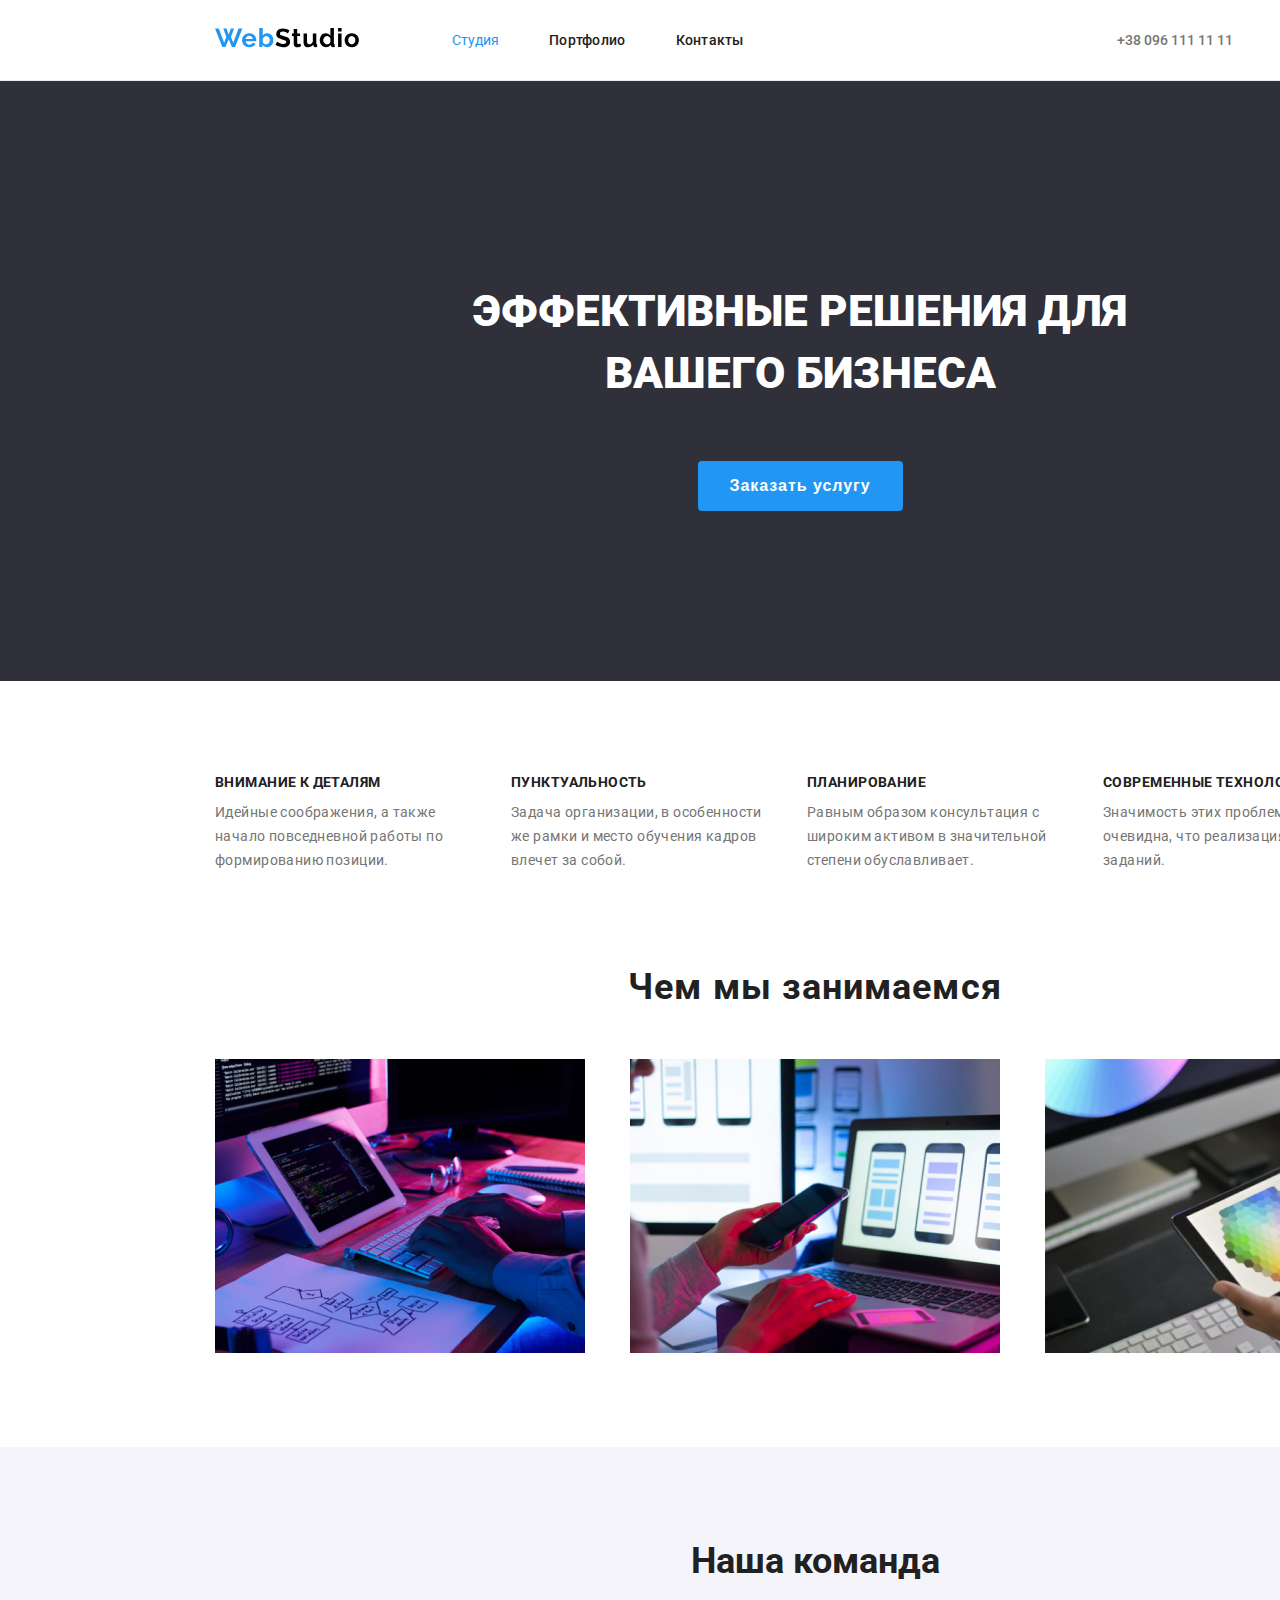
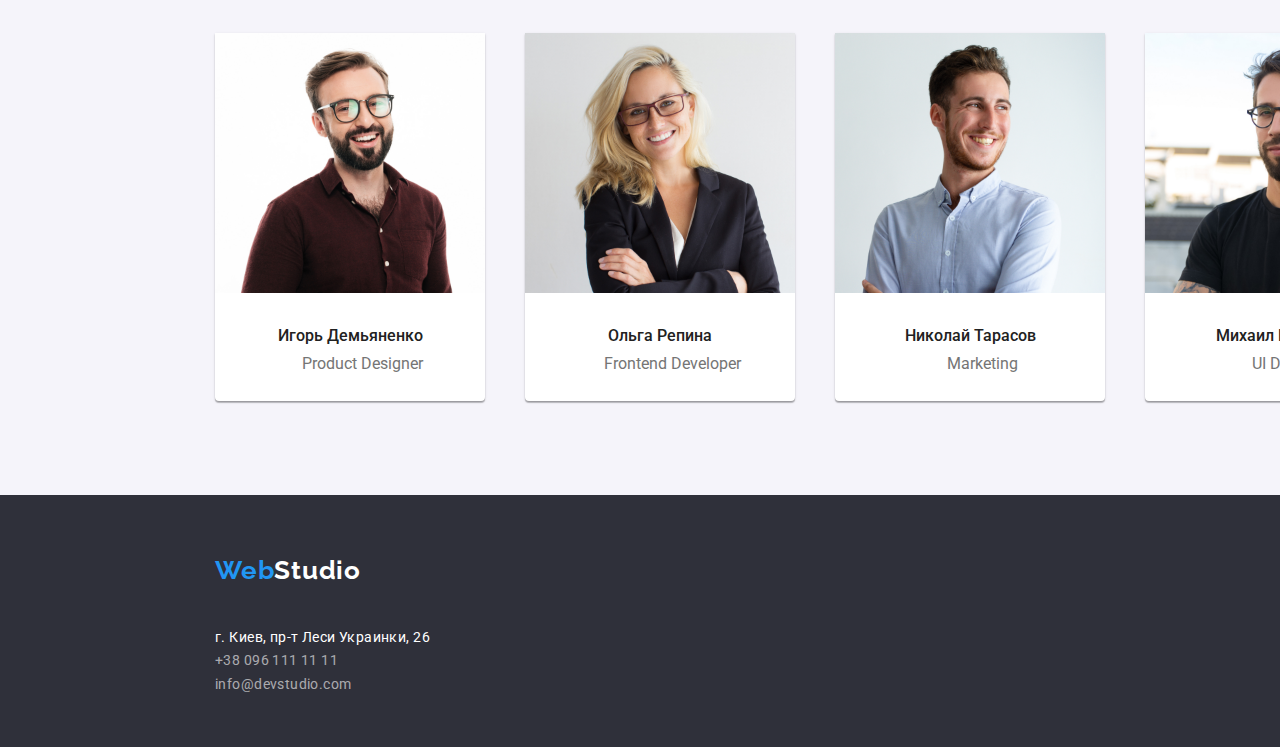
<file: index.html>
<!DOCTYPE html>
<html lang="ru">
<head>
    <meta charset="UTF-8">
    <meta name="viewport" content="width=device-width, initial-scale=1.0">
    <link rel="preconnect" href="https://fonts.gstatic.com">
    <link href="https://fonts.googleapis.com/css2?family=Raleway:wght@700&family=Roboto:wght@400;500;700;900&display=swap"
        rel="stylesheet">
    <link rel="stylesheet" href="https://cdnjs.cloudflare.com/ajax/libs/modern-normalize/1.0.0/modern-normalize.min.css"
        integrity="sha512-ISS7cAi1PEhQ8jnbJpJZMd29NlhNj4AWYyLOSp2CE/CsHxTCu+r+t0D2yoJudVrd0/8fTVPUVDzY5Tvli75u/g=="
        crossorigin="anonymous" />
    <link rel="stylesheet" href="./css/styles.css">
    <title>Студия</title>
</head>
<body>
    <!-- Header -->
    <header class="header-border">
    <div class="container">     
    <nav class="main-nav">               
        <a href="./index.html"><img src="./images/WebStudio.svg" alt="Logo"></a>
        <ul class="main-nav nav-list">
            <li class="item"><a class="current-page" href="./index.html">Студия</a></li>
            <li class="item"><a class="nav-link" href="./portfolio.html">Портфолио</a></li>
            <li class="item"><a class="nav-link" href="#">Контакты</a></li>
        </ul>
        <div class="contacts">
            <a class="contacts-telephone item" href="tel:+380961111111">+38 096 111 11 11</a>
            <a class="contacts-email item" href="mailto:info@devstudio.com">info@devstudio.com</a>
        </div>
    </nav>
    </div>
    </header>
    
    <main>
        <!-- Блок-герой -->
    <section class="hero">
        <h1 class="hero-main-text">Эффективные решения для вашего бизнеса</h1>
       <input class="hero-button" type="button" value="Заказать услугу">
    </section>
    <!-- Особенности -->
    <section class="section features">
        <div class="container">
        <h2>Особенности</h2>
      <ul class="features-list">
        <li class="item">
            <h3>Внимание к деталям</h3>
            <p>Идейные соображения, а также начало повседневной работы по формированию позиции.</p>
        </li>
        <li class="item">
            <h3>Пунктуальность</h3>
            <p>Задача организации, в особенности же рамки и место обучения кадров влечет за собой.</p>
        </li>
        <li class="item">
            <h3>Планирование</h3>
            <p>Равным образом консультация с широким активом в значительной степени обуславливает.</p>
        </li>
        <li class="item">
            <h3>Современные технологии</h3>
            <p>Значимость этих проблем настолько очевидна, что реализация плановых заданий.</p>
        </li>
      </ul>
    </div>
    </section>
    
    <!-- Чем мы занимаемся -->
    <section class="section work-directions">
        <div class="container">
        <h2>Чем мы занимаемся</h2>
        <div class="images">
            <img src="./images/box-1.png" alt="Software engineer at work" width="370">
            <img src="./images/box-2.png" alt="Mobile developer at work" width="370">
            <img src="./images/box-3.png" alt="UI/UX designer at work" width="370">
        </div>
        </div>
    </section>

    <!-- Наша команда -->
    <section class="section our-team">
        <div class="container">
        <h2>Наша команда</h2>
        <div class="team-members">
        <ul class="team-members-list">
            <li class="team-members-card">
                <img src="./images/team-member1.jpg" alt="Игорь Демьяненко" width="270">
                <h3>Игорь Демьяненко</h3>
                <p>Product Designer</p>
            </li>
            <li class="team-members-card">
                <img src="./images/team-member2.jpg" alt="Ольга Репина" width="270">
                <h3>Ольга Репина</h3>
                <p>Frontend Developer</p>
            </li>
            <li class="team-members-card">
                <img src="./images/team-member3.jpg" alt="Николай Тарасов" width="270">
                <h3>Николай Тарасов</h3>
                <p>Marketing</p>
            </li>
            <li class="team-members-card">
                <img src="./images/team-member4.jpg" alt="Михаил Ермаков" width="270">
                <h3>Михаил Ермаков</h3>
                <p>UI Designer</p>
            </li>
        </ul>
        </div>
        </div>
    </section>
   </main>

   <!-- Footer -->
    <footer class="footer">
        <address>
            <div class="container">
            <div class="logo"><a class="logo-web" href="./index.html">Web<span class="logo-studio">Studio</span></a></div>
            <ul class="footer-contacts">
                <li class="address"><a href="#">г. Киев, пр-т Леси Украинки, 26</a></li>
                <li class="contacts-telephone"><a href="tel:+380961111111">+38 096 111 11 11</a></li>
                <li class="contacts-email"><a href="mailto:info@devstudio.com">info@devstudio.com</a></li>             
            </ul>
        </div>
        </address>
    </footer>
</body>
</html>
</file>
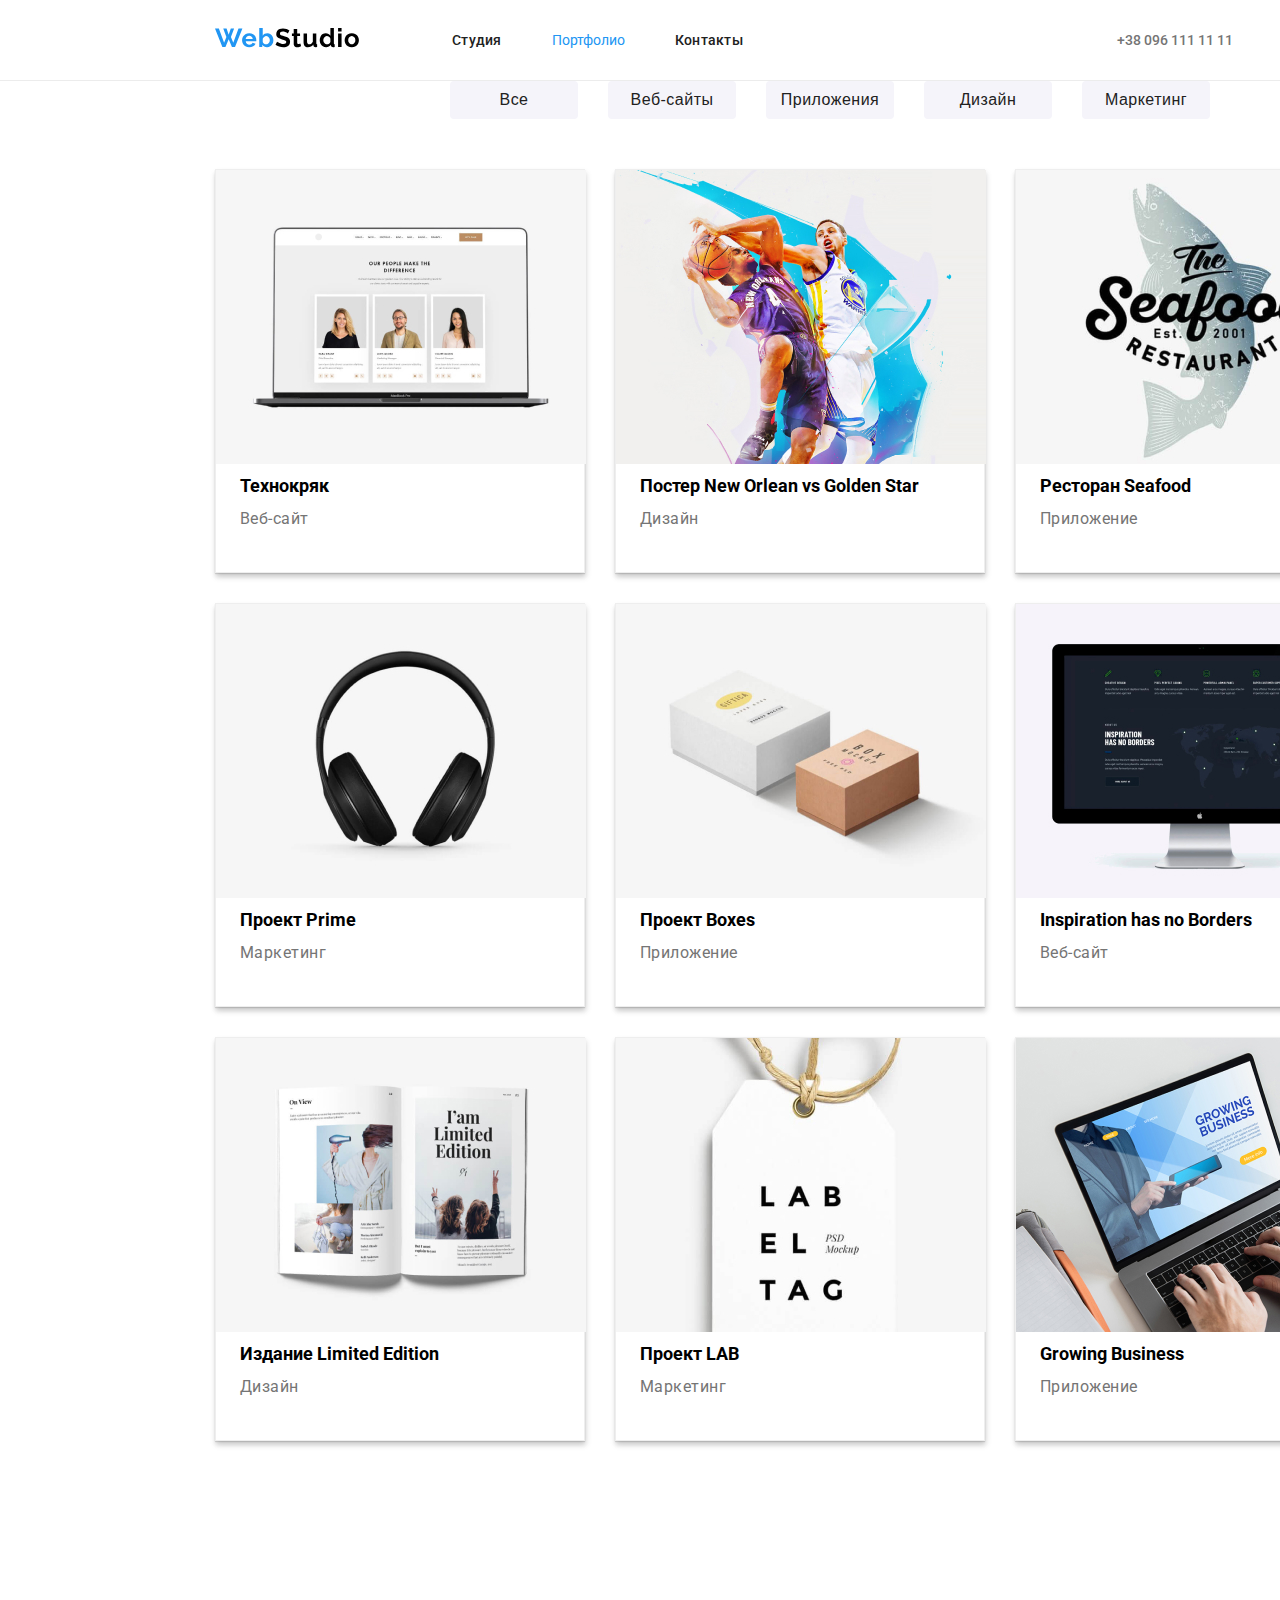
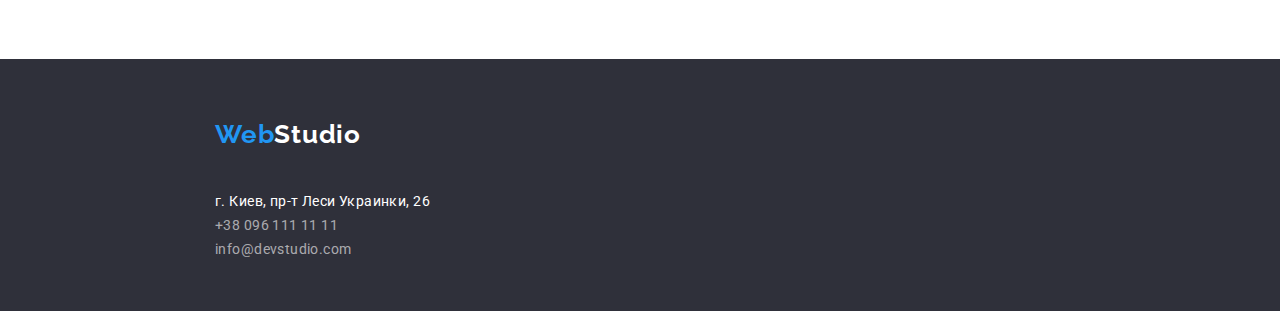
<file: portfolio.html>
<!DOCTYPE html>
<html lang="ru">
<head>
    <meta charset="UTF-8">
    <meta name="viewport" content="width=device-width, initial-scale=1.0">
    <link rel="preconnect" href="https://fonts.gstatic.com">
    <link href="https://fonts.googleapis.com/css2?family=Raleway:wght@700&family=Roboto:wght@400;500;700;900&display=swap"
        rel="stylesheet">
    <link rel="stylesheet" href="https://cdnjs.cloudflare.com/ajax/libs/modern-normalize/1.0.0/modern-normalize.min.css"
            integrity="sha512-ISS7cAi1PEhQ8jnbJpJZMd29NlhNj4AWYyLOSp2CE/CsHxTCu+r+t0D2yoJudVrd0/8fTVPUVDzY5Tvli75u/g=="
            crossorigin="anonymous" />
    <link rel="stylesheet" href="./css/styles.css">
    <title>Портфолио</title>
</head>
<body>
    <!-- Header -->
    <header class="header-border">
        <div class="container">
            <nav class="main-nav">
                <a href="./index.html"><img src="./images/WebStudio.svg" alt="Logo"></a>
                <ul class="main-nav nav-list">
                    <li class="item"><a class="nav-link" href="./index.html">Студия</a></li>
                    <li class="item"><a class="current-page" href="./portfolio.html">Портфолио</a></li>
                    <li class="item"><a class="nav-link" href="#">Контакты</a></li>
                </ul>
                <div class="contacts">
                    <a class="contacts-telephone item" href="tel:+380961111111">+38 096 111 11 11</a>
                    <a class="contacts-email item" href="mailto:info@devstudio.com">info@devstudio.com</a>
                </div>
            </nav>
        </div>
    </header>
<main> 
<section class="portfolio-cards">
    <div class="container">
        <div class="buttons-list">
    <h1 class="portfolio-works">Ссылки на работы</h1>
    <ul class="buttons-links">
        <li><button class="item" type="button">Все</button></li>
        <li><button class="item" type="button">Веб-сайты</button></li>
        <li><button class="item" type="button">Приложения</button></li>
        <li><button class="item" type="button">Дизайн</button></li>
        <li><button class="item" type="button">Маркетинг</button></li>
    </ul>
        </div>

        <!-- Карточки -->
    <ul class="demo-cards">
        <li class="item">
            <a href="">
                <img src="./images/portfolio-site.jpg" alt="web-site">
                <h2 class="title">Технокряк</h2>
                <p>Веб-сайт</p></a>   
        </li>
        <li class="item">
            <a href="">
                <img src="./images/portfolio-design.jpg" alt="design">
                <h2 class="title">Постер New Orlean vs Golden Star</h2>
                <p>Дизайн</p></a>
        </li>
        <li class="item">
            <a href="">
                <img src="./images/portfolio-app.jpg" alt="application for restaurant">
                <h2 class="title">Ресторан Seafood</h2>
                <p>Приложение</p></a>
        </li>
        <li class="item">
            <a href="">
                <img src="./images/portfolio-marketing.jpg" alt="earphones">
                <h2 class="title">Проект Prime</h2>
                <p>Маркетинг</p></a>
        <li class="item">
            <a href="">
                <img src="./images/portfolio-app-boxes.jpg" alt="boxes">
                <h2 class="title">Проект Boxes</h2>
                <p>Приложение</p></a>
        </li>
        <li class="item">
            <a href="">
                <img src="./images/portfolio-site-inspiration.jpg" alt="monitor">
                <h2 class="title">Inspiration has no Borders</h2>
                <p>Веб-сайт</p></a>
        </li>
        <li class="item">
            <a href="">
                <img src="./images/portfolio-design-lmt-edition.jpg" alt="book">
                <h2 class="title">Издание Limited Edition</h2>
                <p>Дизайн</p></a>
        </li>
        <li class="item">
            <a href="">
                <img src="./images/portfolio-marketing-lab.jpg" alt="label tag">
                <h2 class="title">Проект LAB</h2>
                <p>Маркетинг</p></a>
        </li>
        <li class="item">
            <a href="">
                <img src="./images/portfolio-app-business.jpg" alt="notebook with app">
                <h2 class="title">Growing Business</h2>
                <p>Приложение</p></a>
        </li>
    </ul>
    </div>
</section>
</main>

<!-- Footer -->
<footer class="footer">
    <address>
        <div class="container">
        <div class="logo"><a class="logo-web" href="./index.html">Web<span class="logo-studio">Studio</span></a></div>
        <ul class="footer-contacts">
            <li class="address"><a href="#">г. Киев, пр-т Леси Украинки, 26</a></li>
            <li class="contacts-telephone"><a href="tel:+380961111111">+38 096 111 11 11</a></li>
            <li class="contacts-email"><a href="mailto:info@devstudio.com">info@devstudio.com</a></li>             
        </ul>
    </div>
    </address>
</footer>
</body>
</html>
</file>
<file: css/styles.css>
* {
  margin: 0;
  padding: 0;
}

:root {
  /* основной цвет текста */
  --primary-text-color: rgba(33, 33, 33, 1);
  --secondary-text-color: rgba(117, 117, 117, 1);
  --accent-color: #2196f3;
  --white-color: #ffffff;
  --light-grey-color: rgba(255, 255, 255, 0.6);
  --dark-background-color: #2f303a;
  --light-background-color: #f5f4fa;
  --border-light-color: #eeeeee;
  --header-border-color: #ececec;
}

html {
  box-sizing: border-box;
}

body {
  font-family: 'Roboto', sans-serif;
}

ul {
  list-style: none;
}

a {
  text-decoration: none;
  color: inherit;
}

/* Header */

.container {
  width: 1200px;
  padding-left: 15px;
  padding-right: 15px;
  margin-left: 200px;
}

.section {
  padding-bottom: 94px;
}

.header-border {
  width: 1600px;
  border-bottom: 1px solid var(--header-border-color);
}

.main-nav {
  display: flex;
  align-items: center;
}

.main-nav .item {
  margin-right: 50px;
}

.main-nav .item:first-child {
  margin-left: 93px;
}

.main-nav .item:last-child {
  margin-right: 0px;
}

.logo {
  width: 145px;
  height: 31px;
}

.main-nav .nav-link {
  display: block;
  padding-top: 32px;
  padding-bottom: 32px;

  color: var(--primary-text-color);
  font-weight: 500;
  font-size: 14px;
  letter-spacing: 0.02em;
}

.main-nav .nav-link:hover,
.main-nav .nav-link:focus,
.main-nav .nav-link:active {
  color: var(--accent-color);
}

.contacts {
  color: var(--secondary-text-color);
  font-weight: 500;
  font-size: 14px;
  display: flex;
  margin-left: auto;
}

.contacts .item {
  display: flex;
  margin-right: 50px;
}

.contacts .item:last-child {
  margin: 0px;
}

.contacts:hover {
  color: var(--accent-color);
  font-weight: 500;
}

.current-page {
  color: var(--accent-color);
  font-weight: 400;
  font-size: 14px;
  display: block;
  padding-top: 32px;
  padding-bottom: 32px;
}

/* Блок-герой */
.hero {
  background-color: var(--dark-background-color);
  text-align: center;
  height: 600px;
  min-width: 1600px;
}

.hero-main-text {
  display: inline-block;
  margin-bottom: 30px;
  padding-top: 200px;
  width: 696px;
  height: 120px;
  color: var(--white-color);
  text-transform: uppercase;
  font-weight: 900;
  font-size: 44px;
  line-height: 1.4;
}

.hero-button {
  display: block;
  align-items: center;
  margin-top: 30px;
  margin-left: auto;
  margin-right: auto;
  font-weight: 700;
  font-size: 16px;
  line-height: 1.87;
  letter-spacing: 0.06em;
  border: none;
  border-radius: 4px;
  min-width: 200px;
  height: 50px;
  background-color: var(--accent-color);
  color: var(--white-color);
  box-shadow: rgba(0, 0, 0, 0.15);
  padding: 10px 32px;
}

/* Особенности */
.features-list {
  margin-top: 94px;
  display: flex;
  justify-content: space-between;
}

.features-list .item:not(:last-child) {
  margin-right: 30px;
  max-width: 266px;
  max-height: 101px;
}

.features h2 {
  display: none;
}

.features-list h3 {
  font-weight: 700;
  font-size: 14px;
  line-height: 1.14;
  letter-spacing: 0.03em;
  text-transform: uppercase;
  color: var(--primary-text-color);
  margin-bottom: 10px;
}

.features-list p {
  font-weight: 400;
  font-size: 14px;
  line-height: 1.71;
  letter-spacing: 0.03em;
  color: var(--secondary-text-color);
  box-sizing: border-box;
  padding: 0px;
}

/* Чем мы занимаемся */
.work-directions h2 {
  font-weight: 700;
  font-size: 36px;
  line-height: 1.16;
  text-align: center;
  letter-spacing: 0.03em;
  color: var(--primary-text-color);
  margin-bottom: 50px;
  padding-top: 0px;
}

.work-directions .images {
  display: flex;
  justify-content: space-between;
  margin-right: 30px;
}

.work-directions .images:last-child {
  margin-right: 0px;
}

/* Наша команда */
.our-team {
  background: var(--light-background-color);
  padding-top: 94px;
  width: 1600px;
  
}

.our-team h2 {
  margin-left: auto;
  margin-right: auto;
  margin-bottom: 50px;
  width: 264px;
  height: 42px;
  font-weight: 700;
  font-size: 36px;
  line-height: 1.16;
  text-align: center;
  color: var(--primary-text-color);
}

.team-members-list {
  display: flex;
  justify-content: space-between;
}
.team-members h3 {
  font-weight: 500;
  font-size: 16px;
  line-height: 1.18;
  color: var(--primary-text-color);
  margin-top: 30px;
  margin-bottom: 10px;
}
.team-members p {
  font-weight: 400;
  font-size: 16px;
  line-height: 1.18;
  color: var(--secondary-text-color);
}
.team-members-card {
  width: 270px;
  height: 368px;
  border: transparent;
  box-shadow: 0px 1px 3px rgba(0, 0, 0, 0.12), 0px 1px 1px rgba(0, 0, 0, 0.14),
    0px 2px 1px rgba(0, 0, 0, 0.2);
  border-radius: 0px 0px 4px 4px;
  text-align: center;
  background-color: var(--white-color);
}

/* Footer */
.footer {
  background: var(--dark-background-color);
  height: 252px;
  min-width: 1600px;
}

.logo {
  display: block;
  padding-top: 60px;
  margin-bottom: 20px;
}
.logo-web {
  font-family: 'Raleway', sans-serif;
  font-style: normal;
  font-weight: 700;
  font-size: 26px;
  line-height: 1.19;
  letter-spacing: 0.03em;
  color: var(--accent-color);
}
.logo-studio {
  font-family: 'Raleway', sans-serif;
  font-style: normal;
  font-weight: 700;
  font-size: 26px;
  line-height: 31px;
  letter-spacing: 0.03em;
  color: var(--white-color);
}
.footer .address {
  font-style: normal;
  font-weight: 400;
  font-size: 14px;
  line-height: 1.7;
  letter-spacing: 0.03em;
  color: var(--white-color);
}
.footer-contacts {
  display: block;
  padding-top: 20px;
  font-style: normal;
  font-weight: 400;
  font-size: 14px;
  line-height: 1.7;
  letter-spacing: 0.03em;
  color: var(--light-grey-color);
}

/* Portfolio page */

/* Карточки с работами */
.portfolio-works {
  display: none;
}

.buttons-list {
  display: flex;
  flex-direction: row;
  justify-content: center;
}

.buttons-links {
  display: flex;
  flex-direction: row;
  justify-content: center;
}

.buttons-list .item {
  margin-bottom: 50px;
  margin-left: 30px;
  width: 128px;
  height: 38px;
  left: 576px;
  top: 174px;
  background: var(--light-background-color);
  border-radius: 4px;
  border-style: none;
  font-weight: 500;
  font-size: 16px;
  line-height: 26px;
  text-align: center;
  letter-spacing: 0.03em;
  color: var(--primary-text-color);
}

.buttons-list .item:hover,
.buttons-list .item:focus {
  background-color: var(--accent-color);
  color: var(--white-color);
}

/* Карточки */
.demo-cards {
  display: flex;
  flex-wrap: wrap;
}

.demo-cards .item {
  margin-right: 30px;
  margin-bottom: 30px;
  width: 370px;
  height: 404px;
  background: var(--white-color);
  border: 1px solid var(--border-light-color);
  box-sizing: border-box;
  box-shadow: 0px 1px 1px rgba(0, 0, 0, 0.12), 0px 4px 4px rgba(0, 0, 0, 0.06),
    1px 4px 6px rgba(0, 0, 0, 0.16);
}

.demo-cards .item:nth-child(3n) {
  margin-right: 0px;
}

.demo-cards .item:nth-last-child(-n + 3) .demo-cards h2 {
  font-weight: 700;
  font-size: 18px;
  line-height: 2;
  letter-spacing: 0.06em;
  color: var(--primary-text-color);
}
.demo-cards p {
  font-weight: 400;
  font-size: 16px;
  line-height: 1.87;
  letter-spacing: 0.03em;
  color: var(--secondary-text-color);
}
.demo-cards img {
  width: 370px;
  height: 294px;
}

.demo-cards .title {
  font-weight: 700px;
  font-size: 18px;
  line-height: 2;
}

.demo-cards h2,
p {
  padding-left: 24px;
}
.portfolio-cards {
  margin-bottom: 188px;
}
</file>
